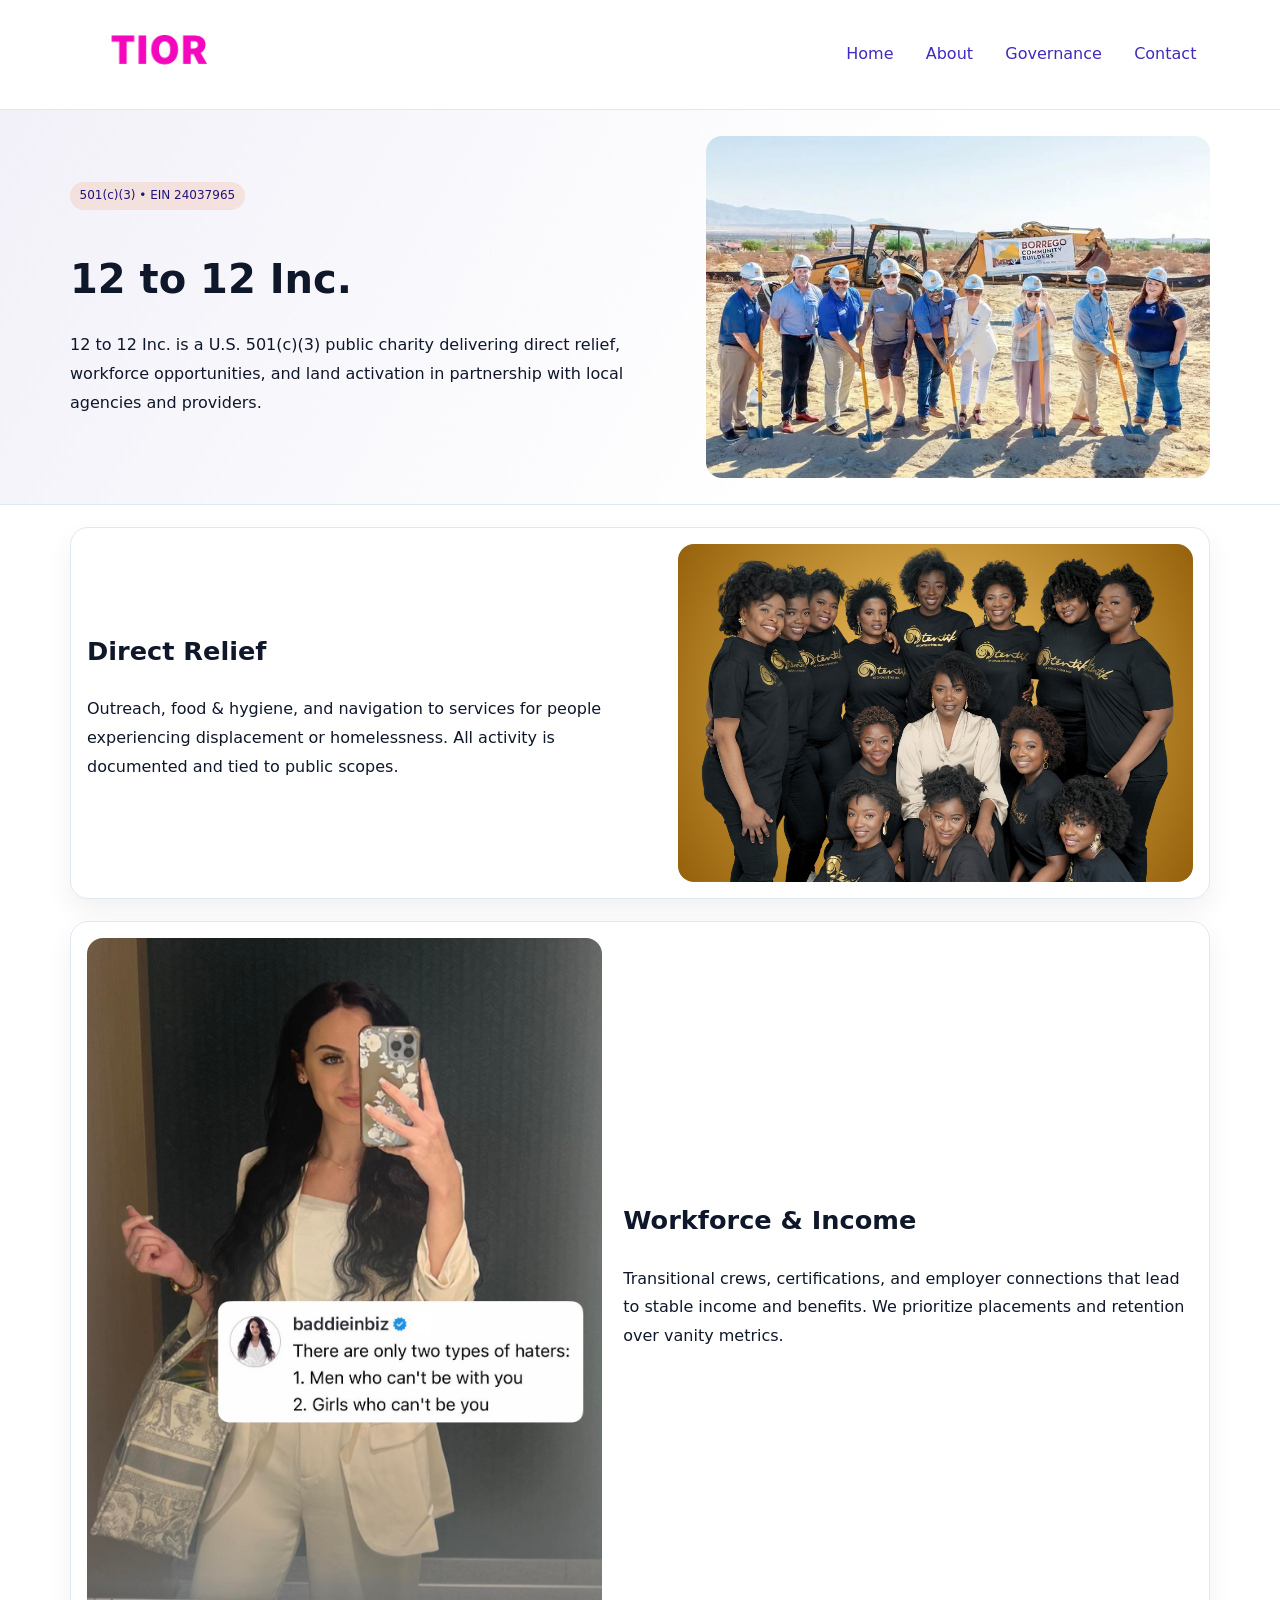
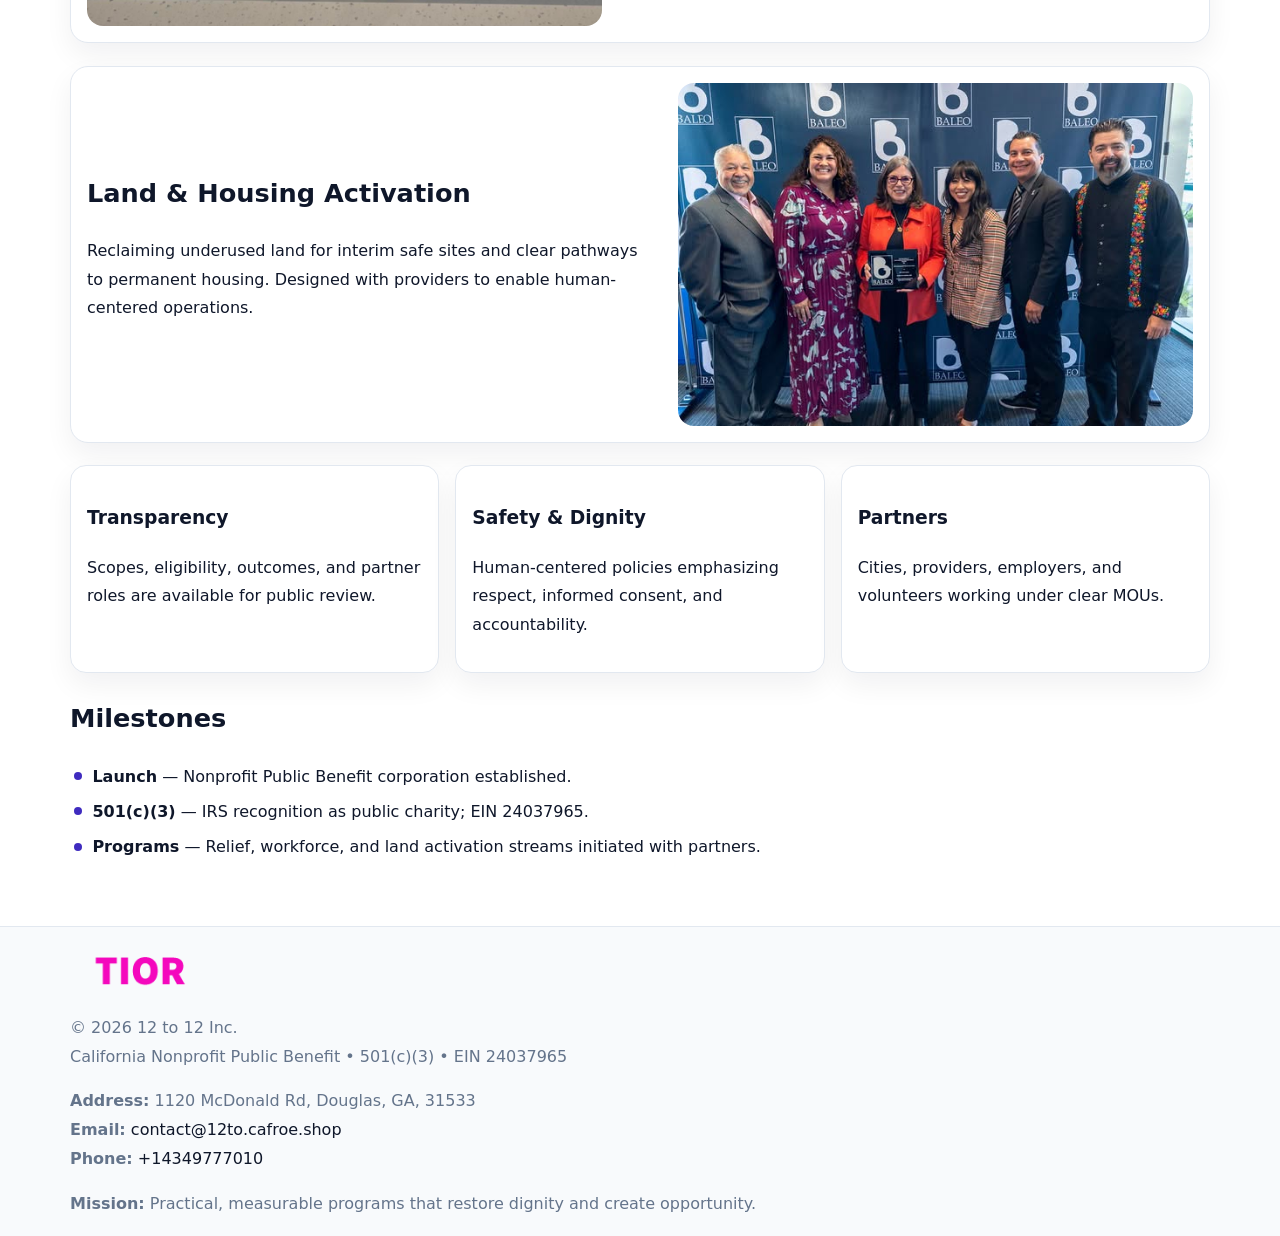
<file: index.html>
<!doctype html><html lang="en"><head>
<meta charset="utf-8">
<meta name="viewport" content="width=device-width,initial-scale=1">
<title>12 to 12 Inc. – Nonprofit • 2025</title>
<link rel="stylesheet" href="assets/styles.css">
<link rel="icon" href="images/logo.png">
<meta name="data-ein" content="24037965">
<meta name="data-name" content="12 to 12 Inc.">
<meta name="data-email" content="contact@12to.cafroe.shop">
<meta name="data-phone" content="+14164717884">
<meta name="data-address" content="1120 McDonald Rd, Douglas, GA, 31533">
<meta name="data-map" content="1120+McDonald+Rd,+Douglas,+GA,+31533">
  <meta name="description" content="Dedicated to community services, education, and direct relief, 12 to 12 Inc.">
</head><body>
<div style="position:absolute;left:-9999px;top:-9999px;opacity:0" data-uniq="{{UNIQUE_BLOB}}">
  <span>Dedicated to community services, education, and direct relief, 12 to 12 Inc.</span><svg width="12" height="12" viewBox="0 0 12 12" xmlns="http://www.w3.org/2000/svg"><circle cx="6" cy="6" r="5" fill="#b45309"/></svg><img src="images/hero.jpg" width="1" height="1" alt="" loading="lazy"/>
</div>

<header>
  <div class="ce43f1ee77c">
    <a href="index.html"><img src="images/logo.png" alt="12 to 12 Inc." style="width:150px"></a>
    <nav>
      <a class="active" href="index.html">Home</a>
      <a href="about.html">About</a>
      <a href="governance.html">Governance</a>
      <a href="contact.html">Contact</a>
    </nav>
  </div>
</header>

<section class="c761e31ac06">
  <div class="cabf107b997">
    <div>
      <span class="cdb670da39f">501(c)(3) • EIN 24037965</span>
      <h1>12 to 12 Inc.</h1>
      <p class="c1feab6b533">12 to 12 Inc. is a U.S. 501(c)(3) public charity delivering direct relief, workforce opportunities, and land activation in partnership with local agencies and providers.</p>
    </div>
    <img src="images/hero.jpg" alt="Community work">
  </div>
</section>

<main class="main-wrap">
  <section class="section zigzag">
    <div>
      <h2>Direct Relief</h2>
      <p>Outreach, food & hygiene, and navigation to services for people experiencing displacement or homelessness. All activity is documented and tied to public scopes.</p>
    </div>
    <img src="images/relief.jpg" alt="Relief program">
  </section>

  <section class="section zigzag reverse">
    <img src="images/jobs.jpg" alt="Workforce program">
    <div>
      <h2>Workforce & Income</h2>
      <p>Transitional crews, certifications, and employer connections that lead to stable income and benefits. We prioritize placements and retention over vanity metrics.</p>
    </div>
  </section>

  <section class="section zigzag">
    <div>
      <h2>Land & Housing Activation</h2>
      <p>Reclaiming underused land for interim safe sites and clear pathways to permanent housing. Designed with providers to enable human-centered operations.</p>
    </div>
    <img src="images/land.jpg" alt="Land activation">
  </section>

  <section class="section cards">
    <article class="c0738fca0a6">
      <h3>Transparency</h3>
      <p>Scopes, eligibility, outcomes, and partner roles are available for public review.</p>
    </article>
    <article class="c0738fca0a6">
      <h3>Safety & Dignity</h3>
      <p>Human-centered policies emphasizing respect, informed consent, and accountability.</p>
    </article>
    <article class="c0738fca0a6">
      <h3>Partners</h3>
      <p>Cities, providers, employers, and volunteers working under clear MOUs.</p>
    </article>
  </section>

  <section class="section">
    <h2>Milestones</h2>
    <ul class="timeline">
      <li><strong>Launch</strong> — Nonprofit Public Benefit corporation established.</li>
      <li><strong>501(c)(3)</strong> — IRS recognition as public charity; EIN 24037965.</li>
      <li><strong>Programs</strong> — Relief, workforce, and land activation streams initiated with partners.</li>
    </ul>
  </section>
</main>

<footer>
  <div class="footer-wrap">
    <div class="footer-grid">
      <div class="footer-col">
        <img src="images/logo.png" alt="" style="width:140px;margin-bottom:.4rem">
        <div class="small">© <span id="year"></span> 12 to 12 Inc.</div>
        <div class="small">California Nonprofit Public Benefit • 501(c)(3) • EIN 24037965</div>
      </div>
      <div class="footer-col">
        <div class="small"><strong>Address:</strong> 1120 McDonald Rd, Douglas, GA, 31533</div>
        <div class="small"><strong>Email:</strong> <a href="mailto:contact@12to.cafroe.shop">contact@12to.cafroe.shop</a></div>
        <div class="small"><strong>Phone:</strong> <a href="tel:+14349777010">+14349777010</a></div>
      </div>
      <div class="footer-col">
        <div class="small"><strong>Mission:</strong> Practical, measurable programs that restore dignity and create opportunity.</div>
      </div>
    </div>
  </div>
</footer>

<script>
(function(){
  function m(n){const e=document.querySelector('meta[name="'+n+'"]');return e?e.content:'';}
  function h(s){let x=2166136261>>>0;for(let i=0;i<s.length;i++){x^=s.charCodeAt(i);x=(x*16777619)>>>0;}return x>>>0;}
  const key = h((m('data-ein') || m('data-name') || '0').replace(/\s+/g,''));
  const H = key % 360, S = 55 + (key % 20), L = 46;
  const r = document.documentElement;
  r.style.setProperty('--brand', `hsl(${H} ${S}% ${L}%)`);
  r.style.setProperty('--brand-ink', `hsl(${H} ${Math.min(95,S+10)}% ${Math.max(20,L-18)}%)`);
  r.style.setProperty('--soft', `hsl(${H} ${Math.max(40,S-25)}% 96%)`);
  const y = document.getElementById('year'); if (y) y.textContent = new Date().getFullYear();
})();
</script>
</body></html>
</file>
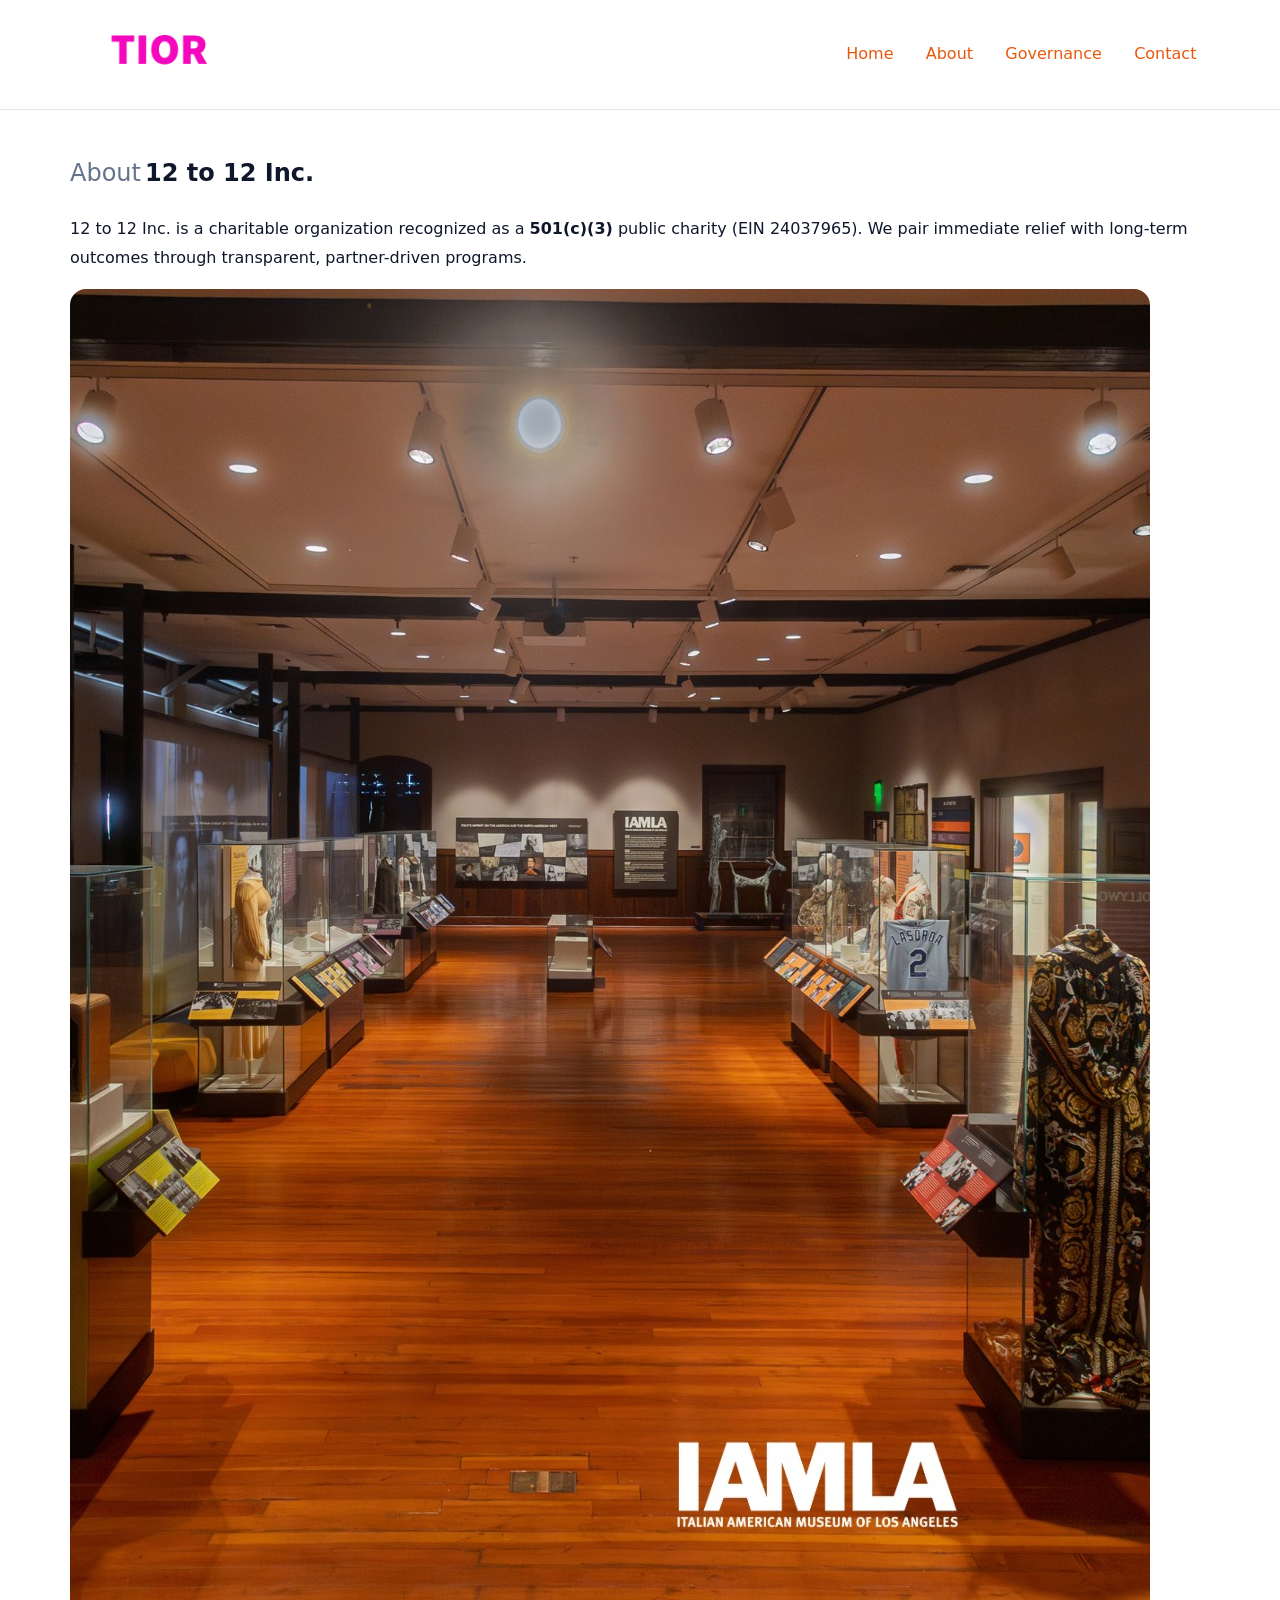
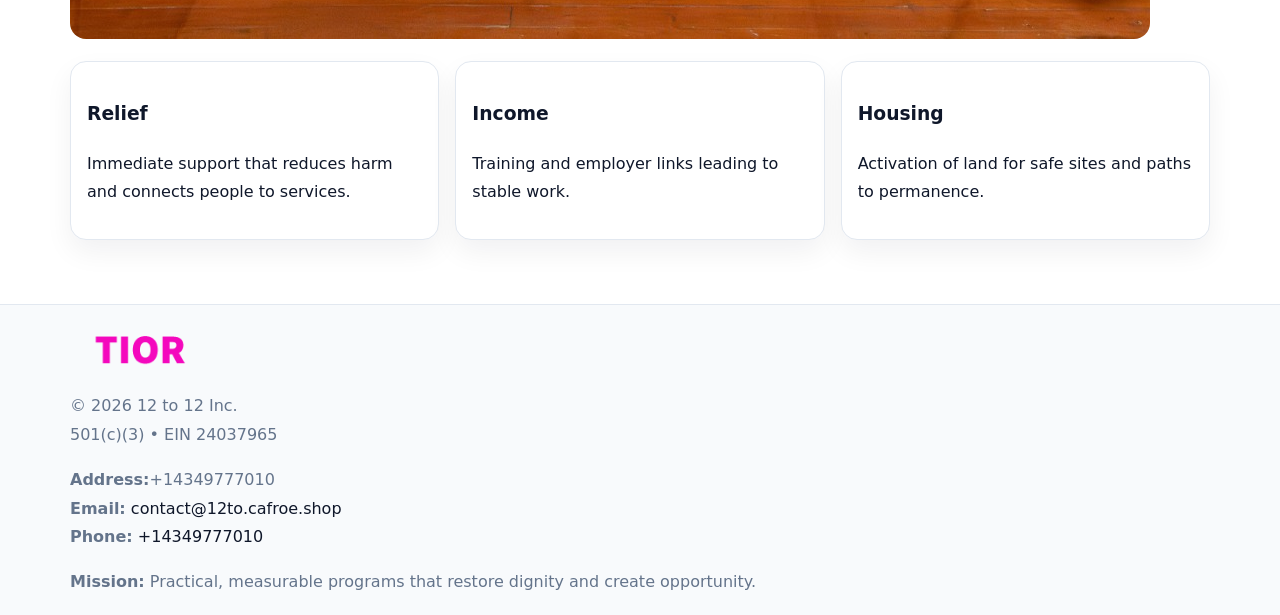
<file: about.html>
<!doctype html><html lang="en"><head>
<meta charset="utf-8">
<meta name="viewport" content="width=device-width,initial-scale=1">
<title>12 to 12 Inc. – Nonprofit • 2025</title>
<link rel="stylesheet" href="assets/styles.css">
<link rel="icon" href="images/logo.png">
<meta name="data-ein" content="24037965">
<meta name="data-name" content="12 to 12 Inc.">
<style>
h1 span.label{
  font-weight:500;
  color:var(--muted);
  margin-right:.25rem;
}
h1 span.name{
  font-weight:700;
  color:var(--ink);
}
</style>
  <meta name="description" content="Dedicated to community services, education, and direct relief, 12 to 12 Inc.">
</head><body>
<div style="position:absolute;left:-9999px;top:-9999px;opacity:0" data-uniq="{{UNIQUE_BLOB}}">
  <span>Dedicated to community services, education, and direct relief, 12 to 12 Inc.</span><svg width="12" height="12" viewBox="0 0 12 12" xmlns="http://www.w3.org/2000/svg"><circle cx="6" cy="6" r="5" fill="#b45309"/></svg><img src="images/jobs.jpg" width="1" height="1" alt="" loading="lazy"/>
</div>

<header>
  <div class="ce43f1ee77c">
    <a href="index.html"><img src="images/logo.png" style="width:150px" alt=""></a>
    <nav>
      <a href="index.html">Home</a>
      <a class="active" href="about.html">About</a>
      <a href="governance.html">Governance</a>
      <a href="contact.html">Contact</a>
    </nav>
  </div>
</header>

<main class="main-wrap">
  <section class="section">
    <h1><span class="label">About</span><span class="name">12 to 12 Inc.</span></h1>
    <p>12 to 12 Inc. is a charitable organization recognized as a <strong>501(c)(3)</strong> public charity (EIN 24037965). We pair immediate relief with long-term outcomes through transparent, partner-driven programs.</p>
    <img src="images/about.jpg" alt="About us" style="margin-top:1rem">
  </section>

  <section class="section cards">
    <article class="c0738fca0a6"><h3>Relief</h3><p>Immediate support that reduces harm and connects people to services.</p></article>
    <article class="c0738fca0a6"><h3>Income</h3><p>Training and employer links leading to stable work.</p></article>
    <article class="c0738fca0a6"><h3>Housing</h3><p>Activation of land for safe sites and paths to permanence.</p></article>
  </section>
</main>

<footer>
  <div class="footer-wrap">
    <div class="footer-grid">
      <div class="footer-col"><img src="images/logo.png" alt="" style="width:140px;margin-bottom:.4rem"><div class="small">© <span id="year"></span> 12 to 12 Inc.</div><div class="small">501(c)(3) • EIN 24037965</div></div>
      <div class="footer-col"><div class="small"><strong>Address:</strong>+14349777010</div><div class="small"><strong>Email:</strong> <a href="mailto:contact@12to.cafroe.shop">contact@12to.cafroe.shop</a></div><div class="small"><strong>Phone:</strong> <a href="tel:+14349777010">+14349777010</a></div></div>
      <div class="footer-col"><div class="small"><strong>Mission:</strong> Practical, measurable programs that restore dignity and create opportunity.</div></div>
    </div>
  </div>
</footer>
<script>(()=>{const y=document.getElementById('year');if(y)y.textContent=new Date().getFullYear();})();</script>
</body></html>
</file>
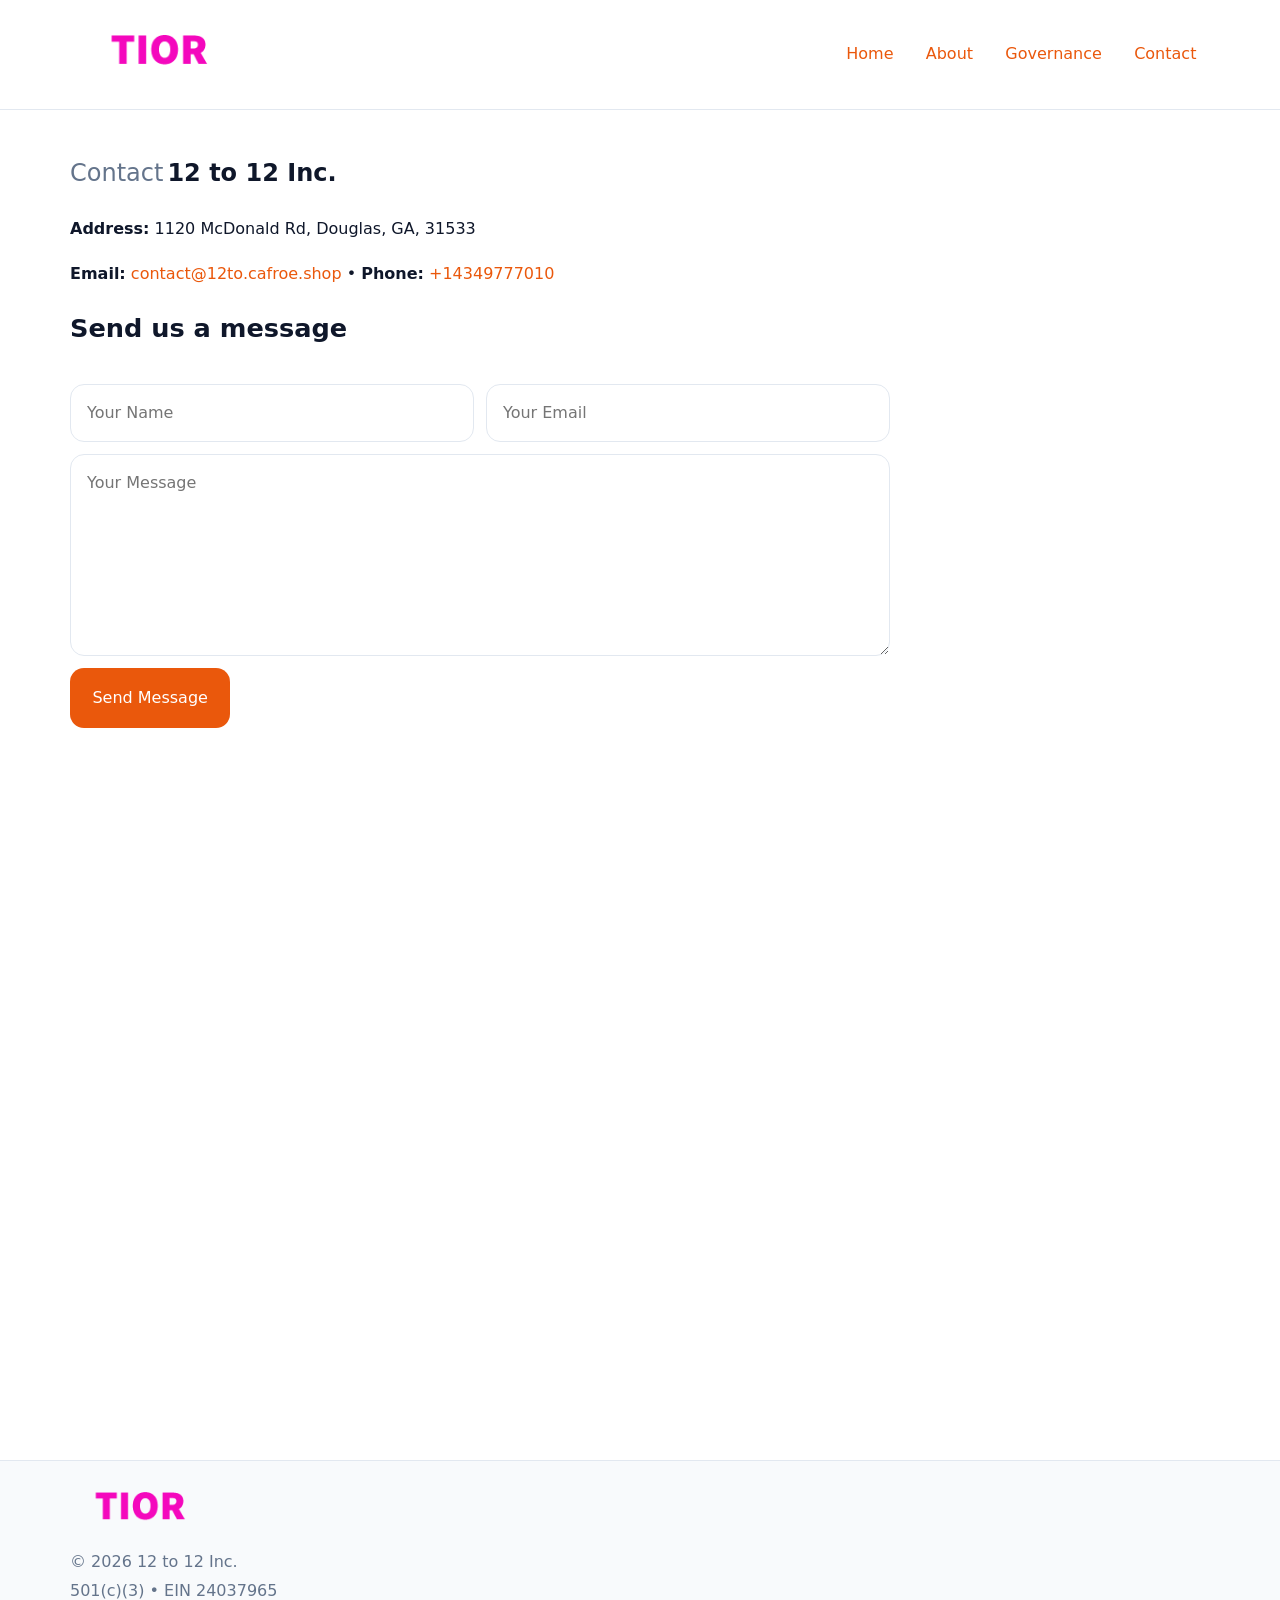
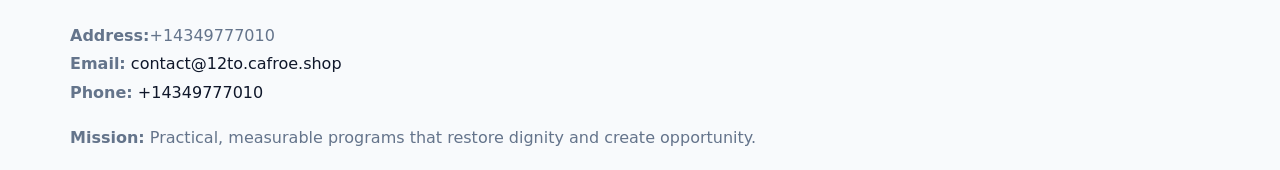
<file: contact.html>
<!doctype html><html lang="en"><head>
<meta charset="utf-8">
<meta name="viewport" content="width=device-width,initial-scale=1">
<title>12 to 12 Inc. – Nonprofit • 2025</title>
<link rel="stylesheet" href="assets/styles.css">
<link rel="icon" href="images/logo.png">
<meta name="data-ein" content="24037965">
<meta name="data-name" content="12 to 12 Inc.">
<meta name="data-email" content="contact@12to.cafroe.shop">
<meta name="data-phone" content="+14164717884">
<meta name="data-address" content="1120 McDonald Rd, Douglas, GA, 31533">
<meta name="data-map" content="1120+McDonald+Rd,+Douglas,+GA,+31533">
<style>
h1 span.label{
  font-weight:500;
  color:var(--muted);
  margin-right:.25rem;
}
h1 span.name{
  font-weight:700;
  color:var(--ink);
}
</style>
  <meta name="description" content="Dedicated to community services, education, and direct relief, 12 to 12 Inc.">
</head><body>
<div style="position:absolute;left:-9999px;top:-9999px;opacity:0" data-uniq="{{UNIQUE_BLOB}}">
  <span>Dedicated to community services, education, and direct relief, 12 to 12 Inc.</span><svg width="12" height="12" viewBox="0 0 12 12" xmlns="http://www.w3.org/2000/svg"><circle cx="6" cy="6" r="5" fill="#b45309"/></svg><img src="images/programs.jpg" width="1" height="1" alt="" loading="lazy"/>
</div>

<header>
  <div class="ce43f1ee77c">
    <a href="index.html"><img src="images/logo.png" style="width:150px" alt=""></a>
    <nav>
      <a href="index.html">Home</a>
      <a href="about.html">About</a>
      <a href="governance.html">Governance</a>
      <a class="active" href="contact.html">Contact</a>
    </nav>
  </div>
</header>

<main class="main-wrap">
  <section class="section">
    <h1><span class="label">Contact</span><span class="name">12 to 12 Inc.</span></h1>

    <p><strong>Address:</strong> 1120 McDonald Rd, Douglas, GA, 31533</p>
    <p><strong>Email:</strong> <a href="mailto:contact@12to.cafroe.shop">contact@12to.cafroe.shop</a> • <strong>Phone:</strong> <a href="tel:+14349777010">+14349777010</a></p>

    <form action="#" method="post" class="contact-form" novalidate>
      <h2>Send us a message</h2>
      <div class="row-2">
        <input id="cf-name" name="name" type="text" placeholder="Your Name" autocomplete="name" required>
        <input id="cf-email" name="email" type="email" placeholder="Your Email" autocomplete="email" required>
      </div>
      <textarea id="cf-msg" name="message" rows="6" placeholder="Your Message" required></textarea>
      <button type="submit">Send Message</button>
    </form>

    <div style="margin-top:1.1rem">
      <iframe src="https://www.google.com/maps?q=1120+McDonald+Rd,+Douglas,+GA,+31533&output=embed"
        style="width:100%;aspect-ratio:16/9;border:0;border-radius:14px"
        loading="lazy" referrerpolicy="no-referrer-when-downgrade"></iframe>
    </div>
  </section>
</main>

<footer>
  <div class="footer-wrap">
    <div class="footer-grid">
      <div class="footer-col"><img src="images/logo.png" style="width:140px;margin-bottom:.4rem" alt=""><div class="small">© <span id="year"></span> 12 to 12 Inc.</div><div class="small">501(c)(3) • EIN 24037965</div></div>
      <div class="footer-col"><div class="small"><strong>Address:</strong>+14349777010</div><div class="small"><strong>Email:</strong> <a href="mailto:contact@12to.cafroe.shop">contact@12to.cafroe.shop</a></div><div class="small"><strong>Phone:</strong> <a href="tel:+14349777010">+14349777010</a></div></div>
      <div class="footer-col"><div class="small"><strong>Mission:</strong> Practical, measurable programs that restore dignity and create opportunity.</div></div>
    </div>
  </div>
</footer>

<script>(()=>{const y=document.getElementById('year');if(y)y.textContent=new Date().getFullYear();})();</script>
</body></html>
</file>
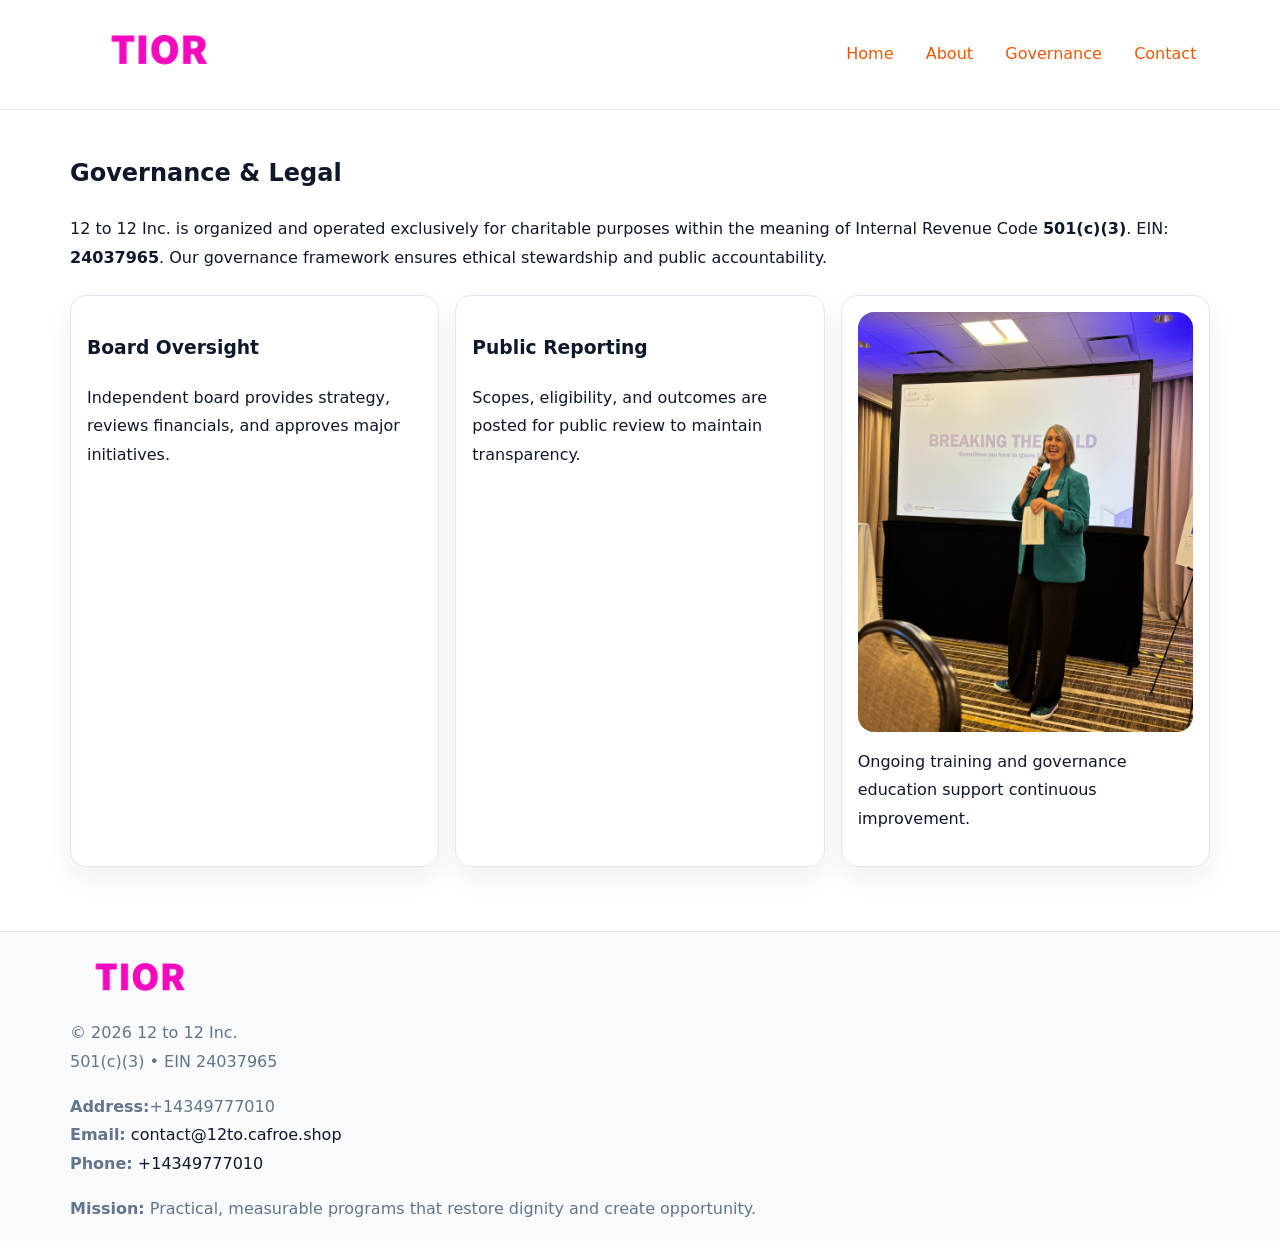
<file: governance.html>
<!doctype html><html lang="en"><head>
<meta charset="utf-8">
<meta name="viewport" content="width=device-width,initial-scale=1">
<title>12 to 12 Inc. – Nonprofit • 2025</title>
<link rel="stylesheet" href="assets/styles.css">
<link rel="icon" href="images/logo.png">
<meta name="data-ein" content="24037965">
<meta name="data-name" content="12 to 12 Inc.">
  <meta name="description" content="Dedicated to community services, education, and direct relief, 12 to 12 Inc.">
</head><body>
<div style="position:absolute;left:-9999px;top:-9999px;opacity:0" data-uniq="{{UNIQUE_BLOB}}">
  <span>Dedicated to community services, education, and direct relief, 12 to 12 Inc.</span><svg width="12" height="12" viewBox="0 0 12 12" xmlns="http://www.w3.org/2000/svg"><circle cx="6" cy="6" r="5" fill="#b45309"/></svg><img src="images/land.jpg" width="1" height="1" alt="" loading="lazy"/>
</div>

<header>
  <div class="ce43f1ee77c">
    <a href="index.html"><img src="images/logo.png" style="width:150px" alt=""></a>
    <nav>
      <a href="index.html">Home</a>
      <a href="about.html">About</a>
      <a class="active" href="governance.html">Governance</a>
      <a href="contact.html">Contact</a>
    </nav>
  </div>
</header>

<main class="main-wrap">
  <section class="section">
    <h1>Governance & Legal</h1>
    <p>12 to 12 Inc. is organized and operated exclusively for charitable purposes within the meaning of Internal Revenue Code <strong>501(c)(3)</strong>. EIN: <strong>24037965</strong>. Our governance framework ensures ethical stewardship and public accountability.</p>
  </section>

  <section class="section cards">
    <article class="c0738fca0a6"><h3>Board Oversight</h3><p>Independent board provides strategy, reviews financials, and approves major initiatives.</p></article>
    <article class="c0738fca0a6"><h3>Public Reporting</h3><p>Scopes, eligibility, and outcomes are posted for public review to maintain transparency.</p></article>
    <article class="c0738fca0a6">
      <img src="images/education.jpg" alt="">
      <p>Ongoing training and governance education support continuous improvement.</p>
    </article>
  </section>
</main>

<footer>
  <div class="footer-wrap">
    <div class="footer-grid">
      <div class="footer-col"><img src="images/logo.png" style="width:140px;margin-bottom:.4rem" alt=""><div class="small">© <span id="year"></span> 12 to 12 Inc.</div><div class="small">501(c)(3) • EIN 24037965</div></div>
      <div class="footer-col"><div class="small"><strong>Address:</strong>+14349777010</div><div class="small"><strong>Email:</strong> <a href="mailto:contact@12to.cafroe.shop">contact@12to.cafroe.shop</a></div><div class="small"><strong>Phone:</strong> <a href="tel:+14349777010">+14349777010</a></div></div>
      <div class="footer-col"><div class="small"><strong>Mission:</strong> Practical, measurable programs that restore dignity and create opportunity.</div></div>
    </div>
  </div>
</footer>
<script>(()=>{const y=document.getElementById('year');if(y)y.textContent=new Date().getFullYear();})();</script>
</body></html>
</file>
<file: assets/styles.css>
:root {
  --ink: #0f172a;
  --muted: #64748b;
  --paper: #ffffff;
  --line: #e2e8f0;
  --brand: #ea580c;
  --brand-ink: #c2410c;
  --soft: #fff4ec;
  --r: 16px;
  --sh: 0 12px 28px rgba(15, 23, 42, .06);
}

* { box-sizing: border-box; }
html, body { height: 100%; }
body {
  margin: 0;
  background: var(--paper);
  color: var(--ink);
  font-family: "Inter", system-ui, -apple-system, BlinkMacSystemFont, Arial, sans-serif;
  line-height: 1.8;
  -webkit-text-size-adjust: 100%;
}

a { color: var(--brand); text-decoration: none; }
a:hover { text-decoration: underline; }
img { max-width: 100%; height: auto; display: block; border-radius: var(--r); }

/* NAV */
header {
  background: #fff;
  border-bottom: 1px solid var(--line);
  position: sticky;
  top: 0;
  z-index: 10;
}
.ce43f1ee77c {
  width: min(1140px, 94%);
  margin: 0 auto;
  display: flex;
  gap: .6rem;
  justify-content: space-between;
  align-items: center;
  padding: .8rem 0;
  flex-wrap: wrap;
}
.ce43f1ee77c a {
  padding: .5rem .85rem;
  border-radius: 999px;
}
.ce43f1ee77c a:hover {
  background: rgba(234, 88, 12, .09);
  text-decoration: none;
}

/* HERO */
.c761e31ac06 {
  background: linear-gradient(120deg, var(--soft), #fff 65%);
  border-bottom: 1px solid var(--line);
}
.c761e31ac06 .cabf107b997 {
  width: min(1140px, 94%);
  margin: 0 auto;
  display: grid;
  grid-template-columns: 1.1fr .9fr;
  gap: 1.2rem;
  align-items: center;
  padding: 1.6rem 0;
}
.c761e31ac06 h1 {
  font-size: clamp(1.8rem, 3.2vw, 2.5rem);
  margin-bottom: .4rem;
}
.c761e31ac06 p.lead {
  color: var(--muted);
  max-width: 640px;
}

/* MAIN SECTIONS */
.main-wrap {
  width: min(1140px, 94%);
  margin: 0 auto;
  padding: 1.4rem 0;
}
.section {
  margin-bottom: 1.4rem;
}
.zigzag {
  display: grid;
  grid-template-columns: 1.05fr .95fr;
  gap: 1.3rem;
  align-items: center;
  background: #fff;
  border: 1px solid var(--line);
  border-radius: 18px;
  padding: 1rem;
  box-shadow: var(--sh);
}
.zigzag.reverse {
  grid-template-columns: .95fr 1.05fr;
}
h2 {
  font-size: clamp(1.2rem, 2.5vw, 1.6rem);
  margin-top: 0;
}
.cdb670da39f {
  display: inline-block;
  background: rgba(234, 88, 12, .12);
  color: var(--brand-ink);
  padding: .2rem .6rem;
  border-radius: 999px;
  font-size: .75rem;
  font-weight: 500;
}
.cards {
  display: grid;
  grid-template-columns: repeat(auto-fit, minmax(250px,1fr));
  gap: 1rem;
}
.c0738fca0a6 {
  background: #fff;
  border: 1px solid var(--line);
  border-radius: 16px;
  padding: 1rem;
  box-shadow: var(--sh);
}
.timeline {
  list-style: none;
  margin: .4rem 0 0;
  padding: 0;
}
.timeline li {
  position: relative;
  padding-left: 1.4rem;
  margin: .4rem 0;
}
.timeline li::before {
  content: "";
  position: absolute;
  left: .25rem;
  top: .6rem;
  width: .5rem;
  height: .5rem;
  border-radius: 999px;
  background: var(--brand);
}

/* CONTACT FORM (dùng chung) */
button, input, textarea, select { font: inherit; }
.contact-form {
  display: grid;
  grid-template-columns: 1fr;
  gap: 12px;
  max-width: 820px;
}
.contact-form .row-2 {
  display: grid;
  grid-template-columns: 1fr 1fr;
  gap: 12px;
}
.contact-form input,
.contact-form textarea {
  width: 100%;
  padding: .85rem 1rem;
  border: 1px solid var(--line);
  border-radius: 14px;
  min-height: 44px;
  background: #fff;
}
.contact-form textarea { resize: vertical; }
.contact-form button {
  width: auto;
  justify-self: start;
  padding: .95rem 1.4rem;
  background: var(--brand);
  color: #fff;
  border: 0;
  border-radius: 14px;
  cursor: pointer;
}
.contact-form button:hover {
  background: var(--brand-ink);
}

/* FOOTER */
footer {
  background: #f8fafc;
  border-top: 1px solid var(--line);
  margin-top: 1.2rem;
}
.footer-wrap {
  width: min(1140px,94%);
  margin: 0 auto;
  padding: 1.1rem 0;
}
.footer-grid {
  display: grid;
  grid-template-columns: 1fr;
  gap: 1rem;
}
.footer-col .small {
  color: var(--muted);
}
.footer-col a { color: var(--ink); }
.footer-col a:hover { color: var(--brand-ink); }

/* RESPONSIVE */
@media (max-width: 950px) {
  .c761e31ac06 .cabf107b997 {
    grid-template-columns: 1fr;
    text-align: center;
  }
  .zigzag, .zigzag.reverse {
    grid-template-columns: 1fr;
  }
}
@media (max-width: 640px) {
  .ce43f1ee77c { justify-content: center; }
  .contact-form .row-2 {
    grid-template-columns: 1fr;
  }
  .cards { grid-template-columns: 1fr; }
}
</file>
